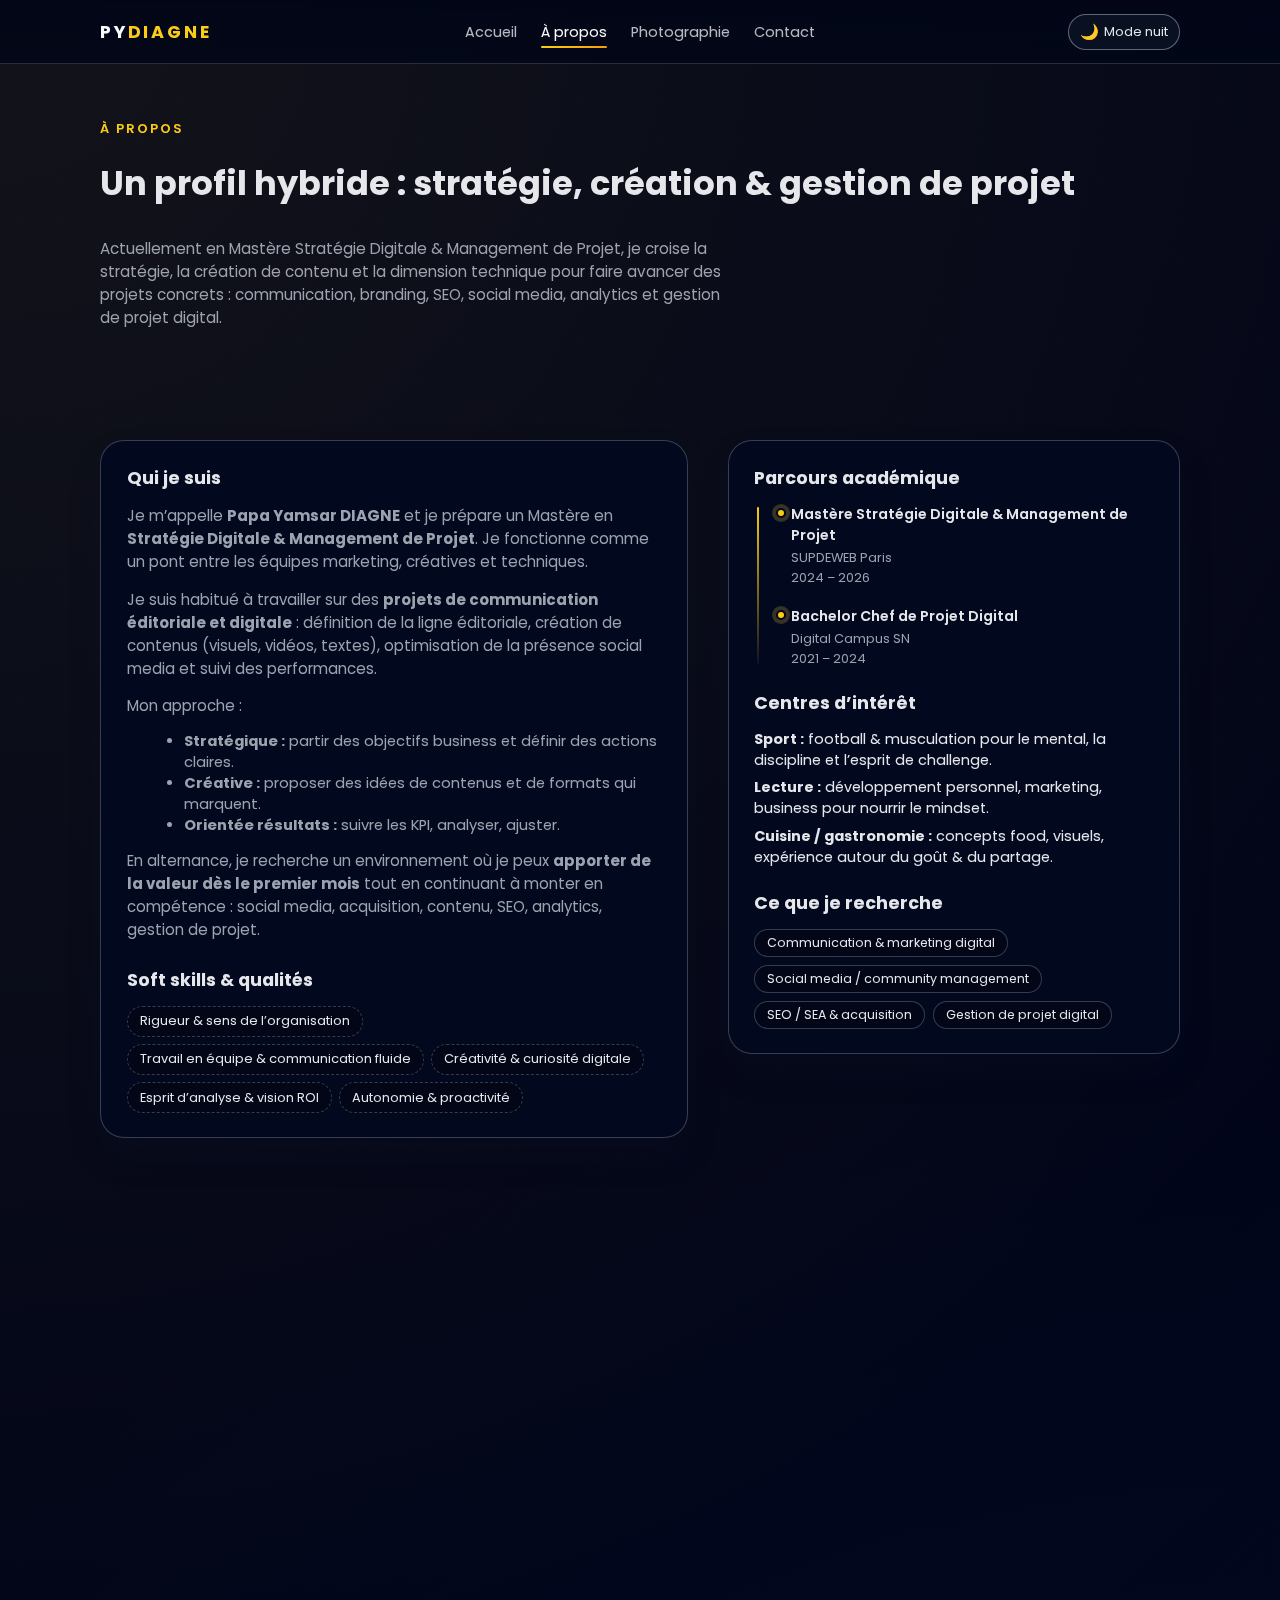
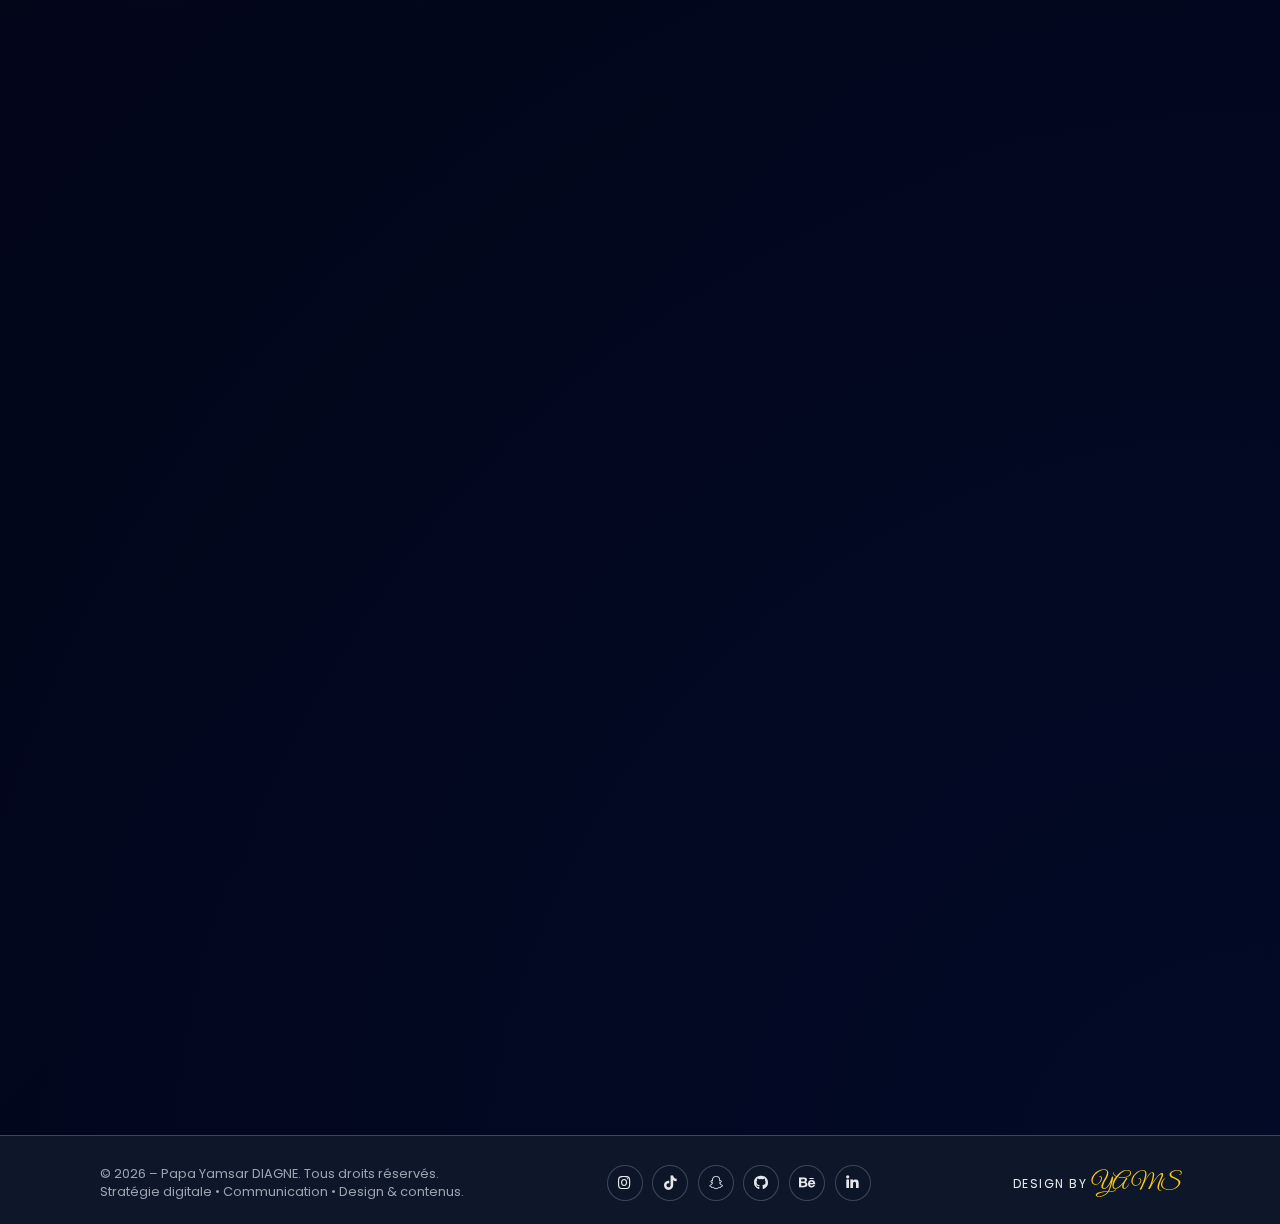
<file: about.html>
<!DOCTYPE html>
<html lang="fr">
<head>
  <meta charset="UTF-8" />
  <title>À propos – Papa Yamsar DIAGNE</title>
  <meta name="viewport" content="width=device-width, initial-scale=1.0" />
  <meta
    name="description"
    content="À propos de Papa Yamsar DIAGNE – Profil hybride en stratégie digitale, communication, création de contenu, SEO et gestion de projet."
  />
  <link
    href="https://fonts.googleapis.com/css2?family=Poppins:wght@300;400;500;600;700&family=Great+Vibes&display=swap"
    rel="stylesheet"
  />
  <link
    rel="stylesheet"
    href="https://cdnjs.cloudflare.com/ajax/libs/font-awesome/6.5.0/css/all.min.css"
    crossorigin="anonymous"
    referrerpolicy="no-referrer"
  />
  <link rel="stylesheet" href="style.css" />
</head>
<body data-theme="dark">
  <header class="site-header">
    <div class="container nav-container">
      <a href="index.html" class="logo">PY<span>DIAGNE</span></a>

      <button class="nav-toggle" aria-label="Ouvrir le menu">
        <span></span>
        <span></span>
        <span></span>
      </button>

      <nav class="main-nav">
        <ul>
          <li><a href="index.html">Accueil</a></li>
          <li><a href="about.html" class="active">À propos</a></li>
          <li><a href="photography.html">Photographie</a></li>
          <li><a href="contact.html">Contact</a></li>
        </ul>
      </nav>

      <button class="theme-toggle" id="theme-toggle" type="button">
        <span class="theme-toggle-icon">🌙</span>
        <span class="theme-toggle-label">Mode nuit</span>
      </button>
    </div>
  </header>

  <main>
    <!-- INTRO À PROPOS -->
    <section class="page-hero">
      <div class="container">
        <div class="page-heading reveal">
          <div class="section-kicker">À propos</div>
          <h1 class="page-title">Un profil hybride : stratégie, création & gestion de projet</h1>
          <p class="page-description">
            Actuellement en Mastère Stratégie Digitale & Management de Projet, je croise la stratégie, la création de contenu
            et la dimension technique pour faire avancer des projets concrets : communication, branding, SEO, social media,
            analytics et gestion de projet digital.
          </p>
        </div>
      </div>
    </section>

    <!-- BLOC QUI JE SUIS + PARCOURS -->
    <section class="section">
      <div class="container about-layout">
        <!-- Col texte -->
        <div class="card reveal">
          <h2 class="card-title">Qui je suis</h2>
          <div class="about-text">
            <p>
              Je m’appelle <strong>Papa Yamsar DIAGNE</strong> et je prépare un Mastère en
              <strong>Stratégie Digitale & Management de Projet</strong>. Je fonctionne comme un pont entre les équipes
              marketing, créatives et techniques.
            </p>
            <p>
              Je suis habitué à travailler sur des <strong>projets de communication éditoriale et digitale</strong> :
              définition de la ligne éditoriale, création de contenus (visuels, vidéos, textes), optimisation de la présence
              social media et suivi des performances.
            </p>
            <p>
              Mon approche :
            </p>
            <ul style="margin: 0 0 0.8rem 1.1rem; font-size: 0.92rem; color: var(--color-text-muted);">
              <li><strong>Stratégique :</strong> partir des objectifs business et définir des actions claires.</li>
              <li><strong>Créative :</strong> proposer des idées de contenus et de formats qui marquent.</li>
              <li><strong>Orientée résultats :</strong> suivre les KPI, analyser, ajuster.</li>
            </ul>
            <p>
              En alternance, je recherche un environnement où je peux <strong>apporter de la valeur dès le premier mois</strong>
              tout en continuant à monter en compétence : social media, acquisition, contenu, SEO, analytics, gestion de projet.
            </p>
          </div>

          <h3 class="card-title" style="margin-top: 1.6rem;">Soft skills & qualités</h3>
          <div class="soft-list">
            <span class="soft-item">Rigueur & sens de l’organisation</span>
            <span class="soft-item">Travail en équipe & communication fluide</span>
            <span class="soft-item">Créativité & curiosité digitale</span>
            <span class="soft-item">Esprit d’analyse & vision ROI</span>
            <span class="soft-item">Autonomie & proactivité</span>
          </div>
        </div>

        <!-- Col parcours -->
        <aside class="card reveal">
          <h2 class="card-title">Parcours académique</h2>
          <div class="timeline" style="margin-bottom: 1.4rem;">
            <div class="timeline-item">
              <div class="timeline-dot"></div>
              <div class="timeline-heading">Mastère Stratégie Digitale & Management de Projet</div>
              <div class="timeline-sub">SUPDEWEB Paris</div>
              <div class="timeline-meta">2024 – 2026</div>
            </div>
            <div class="timeline-item">
              <div class="timeline-dot"></div>
              <div class="timeline-heading">Bachelor Chef de Projet Digital</div>
              <div class="timeline-sub">Digital Campus SN</div>
              <div class="timeline-meta">2021 – 2024</div>
            </div>
          </div>

          <h3 class="card-title">Centres d’intérêt</h3>
          <ul class="interests-list" style="margin-bottom: 1.4rem;">
            <li><strong>Sport :</strong> football & musculation pour le mental, la discipline et l’esprit de challenge.</li>
            <li><strong>Lecture :</strong> développement personnel, marketing, business pour nourrir le mindset.</li>
            <li><strong>Cuisine / gastronomie :</strong> concepts food, visuels, expérience autour du goût & du partage.</li>
          </ul>

          <h3 class="card-title">Ce que je recherche</h3>
          <div class="badge-list">
            <span class="badge">Communication & marketing digital</span>
            <span class="badge">Social media / community management</span>
            <span class="badge">SEO / SEA & acquisition</span>
            <span class="badge">Gestion de projet digital</span>
          </div>
        </aside>
      </div>
    </section>

    <!-- COMPÉTENCES & OUTILS -->
    <section class="section" id="competences">
      <div class="container skills-grid">
        <div class="card reveal">
          <h2 class="card-title">Compétences techniques</h2>

          <div class="skill-group">
            <div class="skill-group-title">Suite Adobe</div>

            <div class="skill-item">
              <span class="skill-name">Photoshop (Ps) – retouche & social media</span>
              <div class="skill-bar"><div class="skill-bar-fill" style="width: 85%;"></div></div>
            </div>
            <div class="skill-item">
              <span class="skill-name">Illustrator (Ai) – logo & identité</span>
              <div class="skill-bar"><div class="skill-bar-fill" style="width: 80%;"></div></div>
            </div>
            <div class="skill-item">
              <span class="skill-name">Premiere Pro (Pr) – montage vidéo</span>
              <div class="skill-bar"><div class="skill-bar-fill" style="width: 78%;"></div></div>
            </div>
            <div class="skill-item">
              <span class="skill-name">InDesign (Id) – documents & print</span>
              <div class="skill-bar"><div class="skill-bar-fill" style="width: 70%;"></div></div>
            </div>
            <div class="skill-item">
              <span class="skill-name">XD – maquettes & prototypage</span>
              <div class="skill-bar"><div class="skill-bar-fill" style="width: 72%;"></div></div>
            </div>
          </div>

          <div class="skill-group">
            <div class="skill-group-title">Web & intégration</div>

            <div class="skill-item">
              <span class="skill-name">WordPress – création & gestion de sites</span>
              <div class="skill-bar"><div class="skill-bar-fill" style="width: 82%;"></div></div>
            </div>
            <div class="skill-item">
              <span class="skill-name">HTML / CSS – intégration front</span>
              <div class="skill-bar"><div class="skill-bar-fill" style="width: 75%;"></div></div>
            </div>
            <div class="skill-item">
              <span class="skill-name">Hostinger – déploiement & gestion</span>
              <div class="skill-bar"><div class="skill-bar-fill" style="width: 70%;"></div></div>
            </div>
          </div>

          <div class="skill-group">
            <div class="skill-group-title">Analytics & acquisition</div>

            <div class="skill-item">
              <span class="skill-name">Google Analytics – suivi des performances</span>
              <div class="skill-bar"><div class="skill-bar-fill" style="width: 75%;"></div></div>
            </div>
            <div class="skill-item">
              <span class="skill-name">Meta Ads Manager – campagnes social ads</span>
              <div class="skill-bar"><div class="skill-bar-fill" style="width: 78%;"></div></div>
            </div>
            <div class="skill-item">
              <span class="skill-name">SEO – SEMrush, Ahrefs, Screaming Frog</span>
              <div class="skill-bar"><div class="skill-bar-fill" style="width: 72%;"></div></div>
            </div>
          </div>
        </div>

        <aside class="card reveal">
          <h2 class="card-title">Outils & organisation</h2>

          <p style="font-size: 0.9rem; color: var(--color-text-muted); margin-bottom: 0.9rem;">
            Je structure les projets pour que chaque action soit traçable et chaque résultat mesurable. À l’aise avec les
            outils de productivité, d’emailing et de reporting.
          </p>

          <h3 class="skill-group-title">Productivité & reporting</h3>
          <div class="chips" style="margin-bottom: 0.9rem;">
            <span class="chip">Pack Office (Word / Excel / PowerPoint)</span>
            <span class="chip">Google Workspace</span>
            <span class="chip">Looker Studio</span>
          </div>

          <h3 class="skill-group-title">Emailing & automation</h3>
          <div class="chips" style="margin-bottom: 0.9rem;">
            <span class="chip">Mailchimp</span>
            <span class="chip">Brevo</span>
          </div>

          <h3 class="skill-group-title">Organisation & gestion de projet</h3>
          <div class="chips">
            <span class="chip">Gestion de planning & rétroplanning</span>
            <span class="chip">Suivi de livrables</span>
            <span class="chip">Coordination avec les équipes</span>
            <span class="chip">Reporting & bilans de campagne</span>
          </div>

          <div class="contact-highlight" style="margin-top: 1.4rem;">
            <strong>Mon plus :</strong> je passe facilement de la réflexion stratégique à la production concrète (posts,
            maquettes, landing pages), ce qui accélère les projets.
          </div>
        </aside>
      </div>
    </section>

    <!-- EXPÉRIENCES & PROJETS -->
    <section class="section" id="experiences">
      <div class="container">
        <h2 class="card-title reveal" style="margin-bottom: 1.4rem;">Expériences & projets</h2>

        <div class="experiences-grid">
          <!-- ARONA TRANSPORT -->
          <article class="experience-card reveal">
            <div class="experience-header">
              <div>
                <div class="experience-title">Stagiaire – Chargé de la communication digitale</div>
                <div class="experience-company">ARONA TRANSPORT</div>
              </div>
              <div class="experience-date">Mai – mi-Sept. 2025</div>
            </div>
            <p class="experience-desc">
              Pilotage de la visibilité digitale d’une entreprise de transport & logistique : valorisation des services,
              création de contenus et structuration d’une communication professionnelle.
            </p>
            <div class="experience-tags">
              <span class="experience-tag">Ligne éditoriale</span>
              <span class="experience-tag">Création de visuels & vidéos</span>
              <span class="experience-tag">Réseaux sociaux</span>
              <span class="experience-tag">Branding</span>
            </div>
          </article>

          <!-- HOLDING GAYI -->
          <article class="experience-card reveal">
            <div class="experience-header">
              <div>
                <div class="experience-title">Alternant – Chargé de la communication digitale</div>
                <div class="experience-company">HOLDING GAYI</div>
              </div>
              <div class="experience-date">Janv. – Juil. 2024</div>
            </div>
            <p class="experience-desc">
              Mise en place et animation de la présence en ligne : stratégie social media, créations graphiques,
              publication de contenus et suivi de la performance des comptes.
            </p>
            <div class="experience-tags">
              <span class="experience-tag">Social media management</span>
              <span class="experience-tag">Brand content</span>
              <span class="experience-tag">Reporting</span>
            </div>
          </article>

          <!-- SO TASTY -->
          <article class="experience-card reveal">
            <div class="experience-header">
              <div>
                <div class="experience-title">Fondateur & Community Manager – Projet personnel</div>
                <div class="experience-company">SO TASTY</div>
              </div>
              <div class="experience-date">Nov. 2023 – Mars 2024</div>
            </div>
            <p class="experience-desc">
              Création d’un concept food, univers de marque, contenus TikTok et Instagram, animation de la communauté et
              mise en avant de l’expérience client.
            </p>
            <div class="experience-tags">
              <span class="experience-tag">Entrepreneuriat</span>
              <span class="experience-tag">Création de contenus</span>
              <span class="experience-tag">TikTok & Instagram</span>
              <span class="experience-tag">Storytelling</span>
            </div>
          </article>

          <!-- ISM -->
          <article class="experience-card reveal">
            <div class="experience-header">
              <div>
                <div class="experience-title">Stagiaire – Graphiste Designer</div>
                <div class="experience-company">ISM</div>
              </div>
              <div class="experience-date">Oct. – Déc. 2023</div>
            </div>
            <p class="experience-desc">
              Production de supports graphiques pour la communication de l’école : affiches, visuels réseaux sociaux,
              bannières, documents de présentation, en respect de la charte.
            </p>
            <div class="experience-tags">
              <span class="experience-tag">Design graphique</span>
              <span class="experience-tag">Suite Adobe</span>
              <span class="experience-tag">Supports de communication</span>
            </div>
          </article>
        </div>
      </div>
    </section>
  </main>

  <footer class="site-footer">
    <div class="container footer-inner">
      <div class="footer-left">
        <div>© <span id="year"></span> – Papa Yamsar DIAGNE. Tous droits réservés.</div>
        <div>Stratégie digitale • Communication • Design & contenus.</div>
      </div>

      <div class="social-list">
        <a href="https://www.instagram.com/papa_ydg/" class="social-link" aria-label="Instagram"><i class="fa-brands fa-instagram"></i></a>
        <a href="https://www.tiktok.com/@ys.flex?_r=1&_t=ZN-92IIeneGfN0" class="social-link" aria-label="TikTok"><i class="fa-brands fa-tiktok"></i></a>
        <a href="https://snapchat.com/t/QGJDhVPb" class="social-link" aria-label="Snapchat"><i class="fa-brands fa-snapchat-ghost"></i></a>
        <a href="https://github.com/yamsr-dgn" class="social-link" aria-label="GitHub"><i class="fa-brands fa-github"></i></a>
        <a href="https://www.behance.net/papayadiagne" class="social-link" aria-label="Behance"><i class="fa-brands fa-behance"></i></a>
        <a href="www.linkedin.com/in/papa-yamsar-diagne-2a1352308" class="social-link" aria-label="LinkedIn"><i class="fa-brands fa-linkedin-in"></i></a>
      </div>

      <div>
        <span style="font-size: 0.75rem; text-transform: uppercase; letter-spacing: 0.12em;">Design by</span>
        <span class="footer-signature">YAMS</span>
      </div>
    </div>
  </footer>

  <script>
    document.addEventListener("DOMContentLoaded", () => {
      const yearSpan = document.getElementById("year");
      if (yearSpan) yearSpan.textContent = new Date().getFullYear();
    });
  </script>
  <script src="script.js"></script>
</body>
</html>
</file>
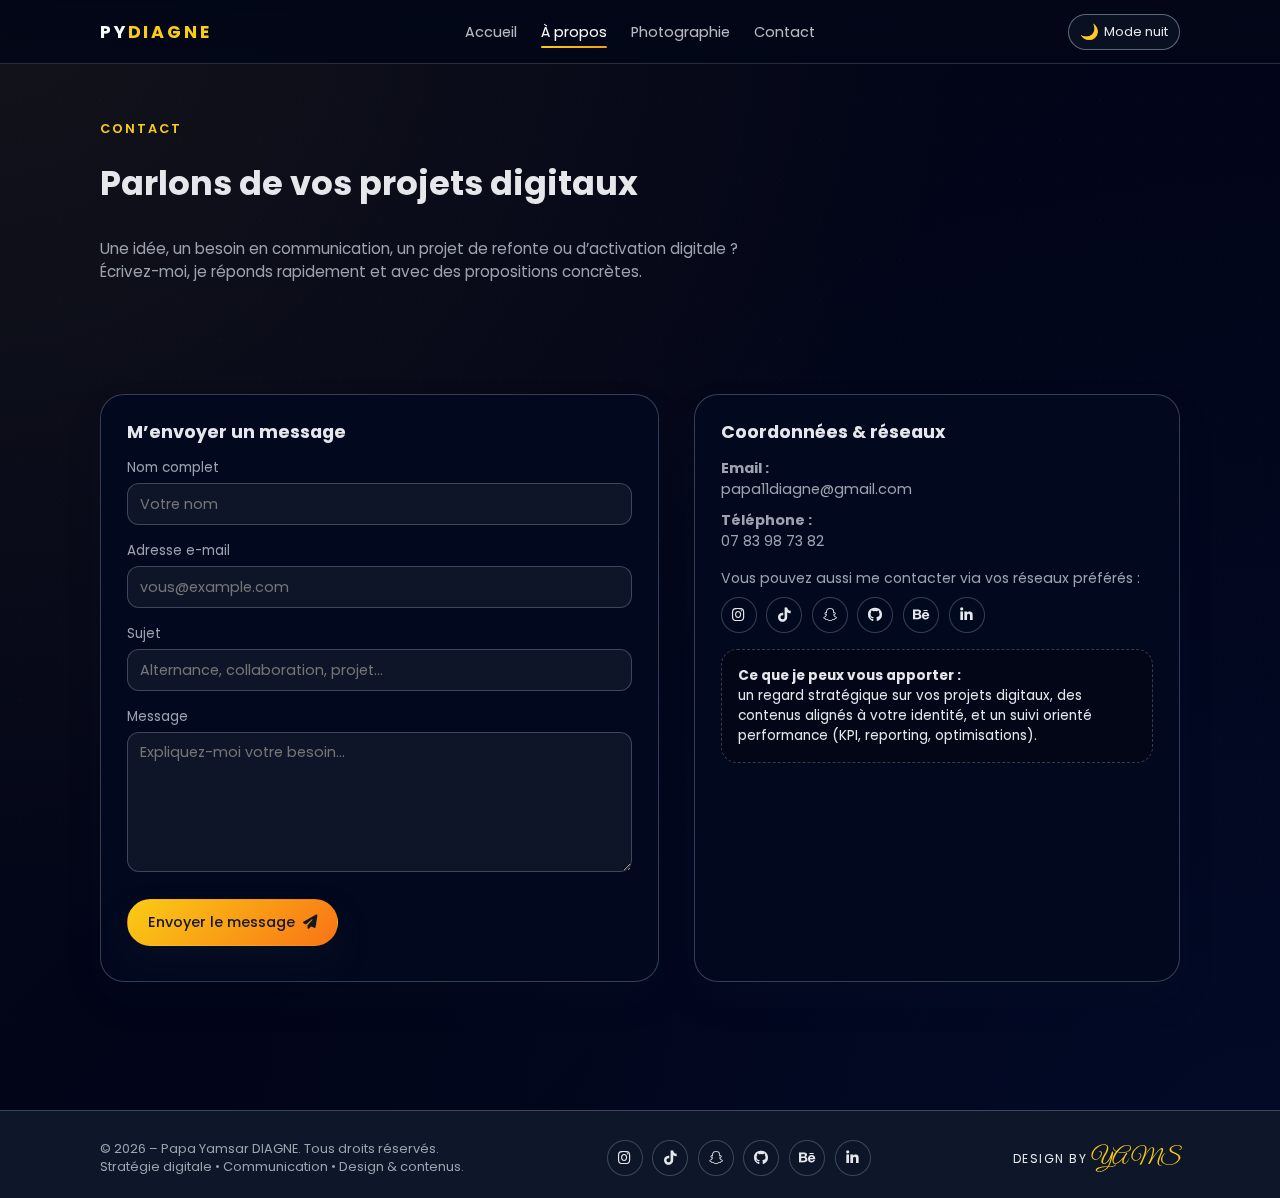
<file: contact.html>
<!DOCTYPE html>
<html lang="fr">
<head>
  <meta charset="UTF-8" />
  <title>Contact – Papa Yamsar DIAGNE</title>
  <meta name="viewport" content="width=device-width, initial-scale=1.0" />
  <meta
    name="description"
    content="Contactez Papa Yamsar DIAGNE pour une alternance en stratégie digitale, communication, SEO, social media et gestion de projet."
  />
  <link
    href="https://fonts.googleapis.com/css2?family=Poppins:wght@300;400;500;600;700&family=Great+Vibes&display=swap"
    rel="stylesheet"
  />
  <link
    rel="stylesheet"
    href="https://cdnjs.cloudflare.com/ajax/libs/font-awesome/6.5.0/css/all.min.css"
    crossorigin="anonymous"
    referrerpolicy="no-referrer"
  />
  <link rel="stylesheet" href="style.css" />
</head>
<body data-theme="dark">
  <header class="site-header">
    <div class="container nav-container">
      <a href="index.html" class="logo">PY<span>DIAGNE</span></a>

      <button class="nav-toggle" aria-label="Ouvrir le menu">
        <span></span>
        <span></span>
        <span></span>
      </button>

      <nav class="main-nav">
  <ul>
    <li><a href="index.html">Accueil</a></li>
    <li><a href="about.html" class="active">À propos</a></li>
    <li><a href="photography.html">Photographie</a></li>
    <li><a href="contact.html">Contact</a></li>
  </ul>
</nav>

      <button class="theme-toggle" id="theme-toggle" type="button">
        <span class="theme-toggle-icon">🌙</span>
        <span class="theme-toggle-label">Mode nuit</span>
      </button>
    </div>
  </header>

  <main>
    <section class="page-hero">
      <div class="container">
        <div class="page-heading reveal">
          <div class="section-kicker">Contact</div>
          <h1 class="page-title">Parlons de vos projets digitaux</h1>
          <p class="page-description">
            Une idée, un besoin en communication, un projet de refonte ou d’activation digitale ?
            Écrivez-moi, je réponds rapidement et avec des propositions concrètes.
          </p>
        </div>
      </div>
    </section>

    <section class="section">
      <div class="container contact-layout">
        <!-- Formulaire -->
        <div class="card reveal">
          <h2 class="card-title">M’envoyer un message</h2>
          <form id="contact-form">
            <div class="form-field">
              <label class="form-label" for="name">Nom complet</label>
              <input type="text" id="name" class="input" required placeholder="Votre nom" />
            </div>
            <div class="form-field">
              <label class="form-label" for="email">Adresse e-mail</label>
              <input type="email" id="email" class="input" required placeholder="vous@example.com" />
            </div>
            <div class="form-field">
              <label class="form-label" for="subject">Sujet</label>
              <input type="text" id="subject" class="input" required placeholder="Alternance, collaboration, projet..." />
            </div>
            <div class="form-field">
              <label class="form-label" for="message">Message</label>
              <textarea id="message" class="textarea" required placeholder="Expliquez-moi votre besoin..."></textarea>
            </div>

            <button type="submit" class="btn btn-primary" style="margin-top: 0.25rem;">
              <span>Envoyer le message</span>
              <i class="fa-solid fa-paper-plane"></i>
            </button>

            <div
              id="contact-feedback"
              style="margin-top: 0.7rem; font-size: 0.85rem; color: var(--color-accent); opacity: 0; transition: opacity 0.3s ease;"
            ></div>
          </form>
        </div>

        <!-- Coordonnées -->
        <aside class="card reveal">
          <h2 class="card-title">Coordonnées & réseaux</h2>
          <div class="contact-details">
            <p>
              <strong>Email :</strong><br />
              <a href="mailto:papa11diagne@gmail.com">papa11diagne@gmail.com</a>
            </p>
            <p>
              <strong>Téléphone :</strong><br />
              <a href="tel:+33798765432">07 83 98 73 82</a>
            </p>
          </div>

          <div style="margin: 1rem 0;">
            <p style="font-size: 0.88rem; color: var(--color-text-muted); margin-bottom: 0.5rem;">
              Vous pouvez aussi me contacter via vos réseaux préférés :
            </p>
            <div class="social-list">
              <a href="https://www.instagram.com/papa_ydg/" class="social-link" aria-label="Instagram"><i class="fa-brands fa-instagram"></i></a>
              <a href="https://www.tiktok.com/@ys.flex?_r=1&_t=ZN-92IIeneGfN0" class="social-link" aria-label="TikTok"><i class="fa-brands fa-tiktok"></i></a>
              <a href="https://snapchat.com/t/QGJDhVPb" class="social-link" aria-label="Snapchat"><i class="fa-brands fa-snapchat-ghost"></i></a>
              <a href="https://github.com/yamsr-dgn" class="social-link" aria-label="GitHub"><i class="fa-brands fa-github"></i></a>
              <a href="https://www.behance.net/papayadiagne" class="social-link" aria-label="Behance"><i class="fa-brands fa-behance"></i></a>
              <a href="www.linkedin.com/in/papa-yamsar-diagne-2a1352308" class="social-link" aria-label="LinkedIn"><i class="fa-brands fa-linkedin-in"></i></a>
            </div>
          </div>

          <div class="contact-highlight">
            <strong>Ce que je peux vous apporter :</strong><br />
            un regard stratégique sur vos projets digitaux, des contenus alignés à votre identité, et un suivi orienté
            performance (KPI, reporting, optimisations).
          </div>
        </aside>
      </div>
    </section>
  </main>

  <footer class="site-footer">
    <div class="container footer-inner">
      <div class="footer-left">
        <div>© <span id="year"></span> – Papa Yamsar DIAGNE. Tous droits réservés.</div>
        <div>Stratégie digitale • Communication • Design & contenus.</div>
      </div>

      <div class="social-list">
        <a href="#" class="social-link" aria-label="Instagram"><i class="fa-brands fa-instagram"></i></a>
        <a href="#" class="social-link" aria-label="TikTok"><i class="fa-brands fa-tiktok"></i></a>
        <a href="#" class="social-link" aria-label="Snapchat"><i class="fa-brands fa-snapchat-ghost"></i></a>
        <a href="#" class="social-link" aria-label="GitHub"><i class="fa-brands fa-github"></i></a>
        <a href="#" class="social-link" aria-label="Behance"><i class="fa-brands fa-behance"></i></a>
        <a href="#" class="social-link" aria-label="LinkedIn"><i class="fa-brands fa-linkedin-in"></i></a>
      </div>

      <div>
        <span style="font-size: 0.75rem; text-transform: uppercase; letter-spacing: 0.12em;">Design by</span>
        <span class="footer-signature">YAMS</span>
      </div>
    </div>
  </footer>

  <script>
    document.addEventListener("DOMContentLoaded", () => {
      const yearSpan = document.getElementById("year");
      if (yearSpan) yearSpan.textContent = new Date().getFullYear();
    });
  </script>
  <script src="script.js"></script>
</body>
</html>
</file>
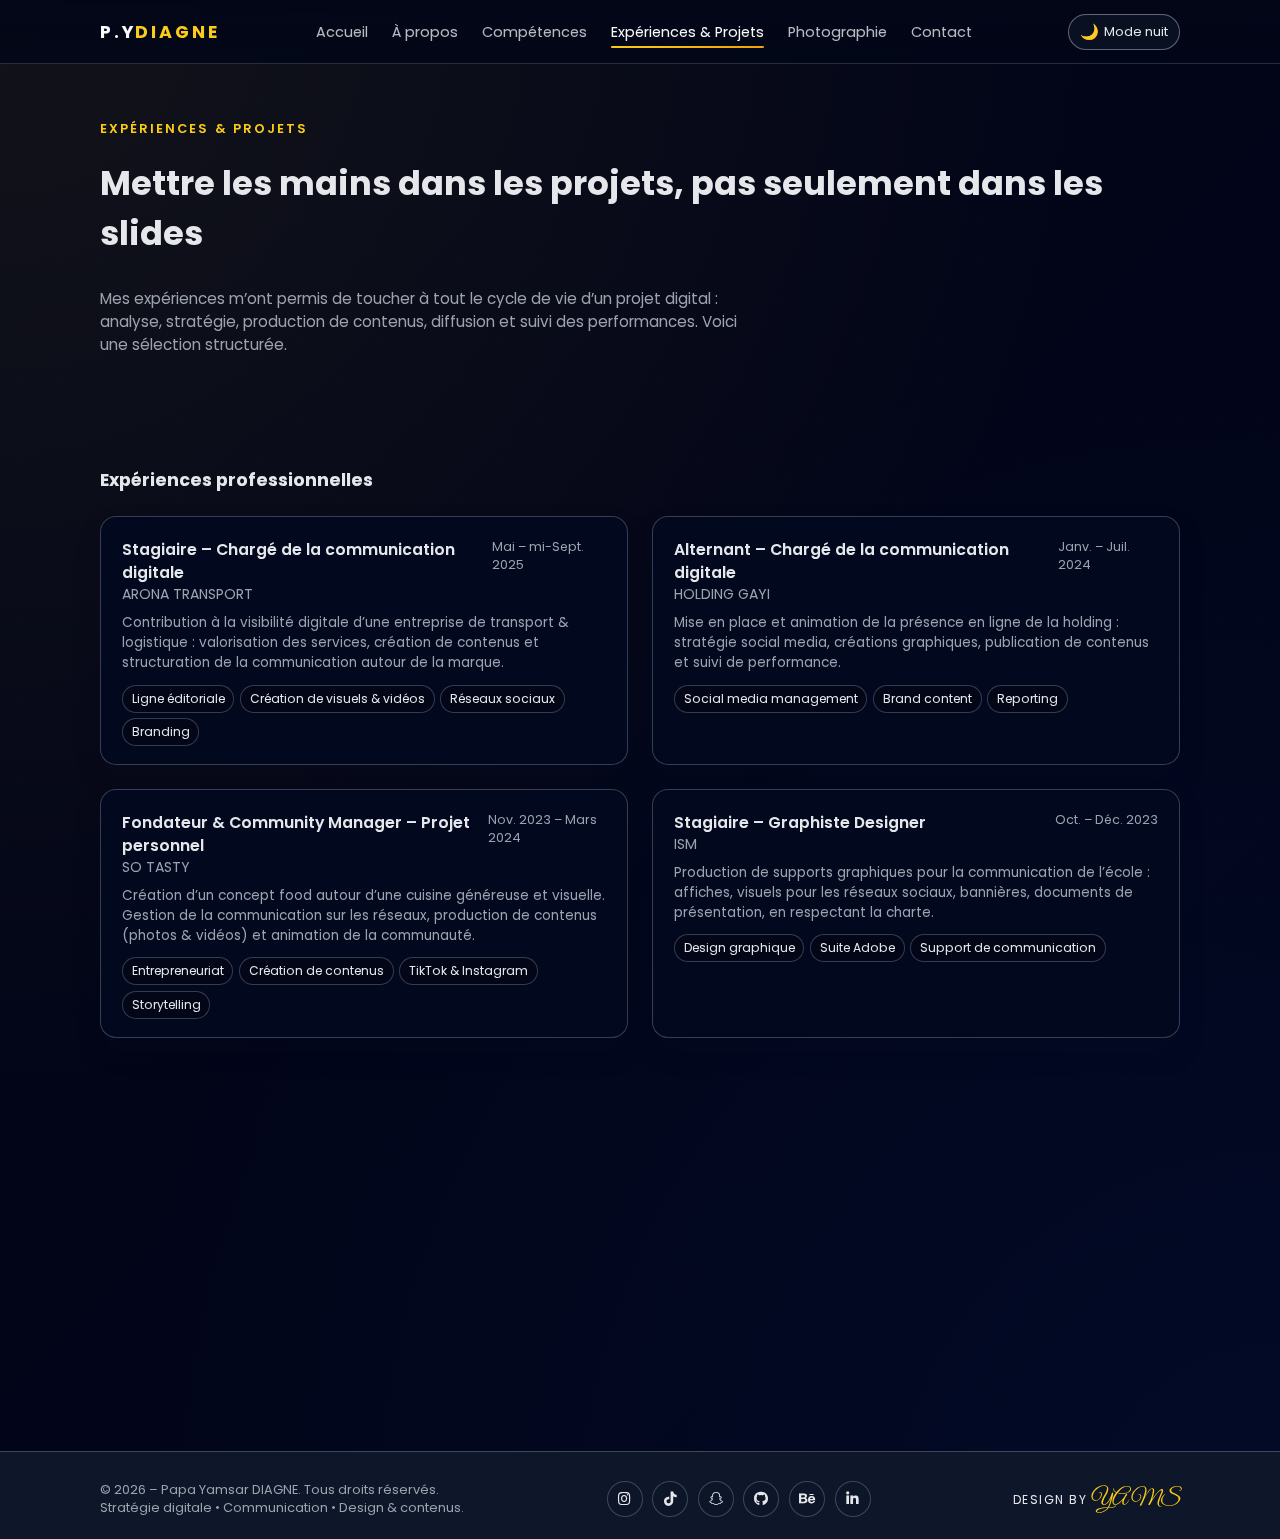
<file: experiences.html>
<!DOCTYPE html>
<html lang="fr">
<head>
  <meta charset="UTF-8" />
  <title>Expériences & Projets – Papa Yamsar DIAGNE</title>
  <meta name="viewport" content="width=device-width, initial-scale=1.0" />
  <meta
    name="description"
    content="Expériences professionnelles et projets de Papa Yamsar DIAGNE : communication digitale, branding, social media et design."
  />
  <link
    href="https://fonts.googleapis.com/css2?family=Poppins:wght@300;400;500;600;700&family=Great+Vibes&display=swap"
    rel="stylesheet"
  />
  <link
    rel="stylesheet"
    href="https://cdnjs.cloudflare.com/ajax/libs/font-awesome/6.5.0/css/all.min.css"
    crossorigin="anonymous"
    referrerpolicy="no-referrer"
  /> 
  <link rel="stylesheet" href="style.css" />
</head>
<body data-theme="dark">
  <header class="site-header">
    <div class="container nav-container">
      <a href="index.html" class="logo">P.Y<span>DIAGNE</span></a>

      <button class="nav-toggle" aria-label="Ouvrir le menu">
        <span></span>
        <span></span>
        <span></span>
      </button>

      <nav class="main-nav">
        <ul>
          <li><a href="index.html">Accueil</a></li>
          <li><a href="about.html">À propos</a></li>
          <li><a href="skills.html">Compétences</a></li>
          <li><a href="experiences.html" class="active">Expériences & Projets</a></li>
          <li><a href="photography.html">Photographie</a></li>
          <li><a href="contact.html">Contact</a></li>
        </ul>
      </nav>

      <button class="theme-toggle" id="theme-toggle" type="button">
        <span class="theme-toggle-icon">🌙</span>
        <span class="theme-toggle-label">Mode nuit</span>
      </button>
    </div>
  </header>

  <main>
    <section class="page-hero">
      <div class="container">
        <div class="page-heading reveal">
          <div class="section-kicker">Expériences & projets</div>
          <h1 class="page-title">Mettre les mains dans les projets, pas seulement dans les slides</h1>
          <p class="page-description">
            Mes expériences m’ont permis de toucher à tout le cycle de vie d’un projet digital : analyse, stratégie,
            production de contenus, diffusion et suivi des performances. Voici une sélection structurée.
          </p>
        </div>
      </div>
    </section>

    <section class="section">
      <div class="container">
        <h2 class="card-title reveal" style="margin-bottom: 1.4rem;">Expériences professionnelles</h2>

        <div class="experiences-grid">
          <!-- ARONA TRANSPORT -->
          <article class="experience-card reveal">
            <div class="experience-header">
              <div>
                <div class="experience-title">Stagiaire – Chargé de la communication digitale</div>
                <div class="experience-company">ARONA TRANSPORT</div>
              </div>
              <div class="experience-date">Mai – mi-Sept. 2025</div>
            </div>
            <p class="experience-desc">
              Contribution à la visibilité digitale d’une entreprise de transport & logistique : valorisation des services,
              création de contenus et structuration de la communication autour de la marque.
            </p>
            <div class="experience-tags">
              <span class="experience-tag">Ligne éditoriale</span>
              <span class="experience-tag">Création de visuels & vidéos</span>
              <span class="experience-tag">Réseaux sociaux</span>
              <span class="experience-tag">Branding</span>
            </div>
          </article>

          <!-- HOLDING GAYI -->
          <article class="experience-card reveal">
            <div class="experience-header">
              <div>
                <div class="experience-title">Alternant – Chargé de la communication digitale</div>
                <div class="experience-company">HOLDING GAYI</div>
              </div>
              <div class="experience-date">Janv. – Juil. 2024</div>
            </div>
            <p class="experience-desc">
              Mise en place et animation de la présence en ligne de la holding : stratégie social media, créations graphiques,
              publication de contenus et suivi de performance.
            </p>
            <div class="experience-tags">
              <span class="experience-tag">Social media management</span>
              <span class="experience-tag">Brand content</span>
              <span class="experience-tag">Reporting</span>
            </div>
          </article>

          <!-- SO TASTY -->
          <article class="experience-card reveal">
            <div class="experience-header">
              <div>
                <div class="experience-title">Fondateur & Community Manager – Projet personnel</div>
                <div class="experience-company">SO TASTY</div>
              </div>
              <div class="experience-date">Nov. 2023 – Mars 2024</div>
            </div>
            <p class="experience-desc">
              Création d’un concept food autour d’une cuisine généreuse et visuelle. Gestion de la communication sur les
              réseaux, production de contenus (photos & vidéos) et animation de la communauté.
            </p>
            <div class="experience-tags">
              <span class="experience-tag">Entrepreneuriat</span>
              <span class="experience-tag">Création de contenus</span>
              <span class="experience-tag">TikTok & Instagram</span>
              <span class="experience-tag">Storytelling</span>
            </div>
          </article>

          <!-- ISM -->
          <article class="experience-card reveal">
            <div class="experience-header">
              <div>
                <div class="experience-title">Stagiaire – Graphiste Designer</div>
                <div class="experience-company">ISM</div>
              </div>
              <div class="experience-date">Oct. – Déc. 2023</div>
            </div>
            <p class="experience-desc">
              Production de supports graphiques pour la communication de l’école : affiches, visuels pour les réseaux sociaux,
              bannières, documents de présentation, en respectant la charte.
            </p>
            <div class="experience-tags">
              <span class="experience-tag">Design graphique</span>
              <span class="experience-tag">Suite Adobe</span>
              <span class="experience-tag">Support de communication</span>
            </div>
          </article>
        </div>

        <h2 class="card-title reveal" style="margin: 2.8rem 0 1.4rem;">
          Projets personnels & fictifs
        </h2>

        <div class="experiences-grid">
          <article class="experience-card reveal">
            <div class="experience-header">
              <div>
                <div class="experience-title">Concept de marketplace locale</div>
                <div class="experience-company">Projet fictif</div>
              </div>
              <div class="experience-date">2024</div>
            </div>
            <p class="experience-desc">
              Réflexion sur une plateforme e-commerce orientée produits locaux : architecture de l’offre, expérience utilisateur,
              tunnel de conversion et stratégie d’acquisition multi-canal.
            </p>
            <div class="experience-tags">
              <span class="experience-tag">UX thinking</span>
              <span class="experience-tag">E-commerce</span>
              <span class="experience-tag">Stratégie d’acquisition</span>
            </div>
          </article>

          <article class="experience-card reveal">
            <div class="experience-header">
              <div>
                <div class="experience-title">Studio de création de contenus</div>
                <div class="experience-company">Projet personnel</div>
              </div>
              <div class="experience-date">En cours</div>
            </div>
            <p class="experience-desc">
              Construction progressive d’un univers dédié à la création de contenus (photo, vidéo, podcast) avec une vision
              long terme : branding, offre, organisation des espaces, modèles économiques.
            </p>
            <div class="experience-tags">
              <span class="experience-tag">Branding</span>
              <span class="experience-tag">Production de contenu</span>
              <span class="experience-tag">Business model</span>
            </div>
          </article>
        </div>
      </div>
    </section>
  </main>

  <footer class="site-footer">
    <div class="container footer-inner">
      <div class="footer-left">
        <div>© <span id="year"></span> – Papa Yamsar DIAGNE. Tous droits réservés.</div>
        <div>Stratégie digitale • Communication • Design & contenus.</div>
      </div>

      <div class="social-list">
        <a href="https://www.instagram.com/papa_ydg/" class="social-link" aria-label="Instagram"><i class="fa-brands fa-instagram"></i></a>
        <a href="https://www.tiktok.com/@ys.flex?_r=1&_t=ZN-92IIeneGfN0" class="social-link" aria-label="TikTok"><i class="fa-brands fa-tiktok"></i></a>
        <a href="https://snapchat.com/t/QGJDhVPb" class="social-link" aria-label="Snapchat"><i class="fa-brands fa-snapchat-ghost"></i></a>
        <a href="https://github.com/yamsr-dgn" class="social-link" aria-label="GitHub"><i class="fa-brands fa-github"></i></a>
        <a href="https://www.behance.net/papayadiagne" class="social-link" aria-label="Behance"><i class="fa-brands fa-behance"></i></a>
        <a href="www.linkedin.com/in/papa-yamsar-diagne-2a1352308" class="social-link" aria-label="LinkedIn"><i class="fa-brands fa-linkedin-in"></i></a>
      </div>

      <div>
        <span style="font-size: 0.75rem; text-transform: uppercase; letter-spacing: 0.12em;">Design by</span>
        <span class="footer-signature">YAMS</span>
      </div>
    </div>
  </footer>

  <script>
    document.addEventListener("DOMContentLoaded", () => {
      const yearSpan = document.getElementById("year");
      if (yearSpan) yearSpan.textContent = new Date().getFullYear();
    });
  </script>
  <script src="script.js"></script>
</body>
</html>
</file>
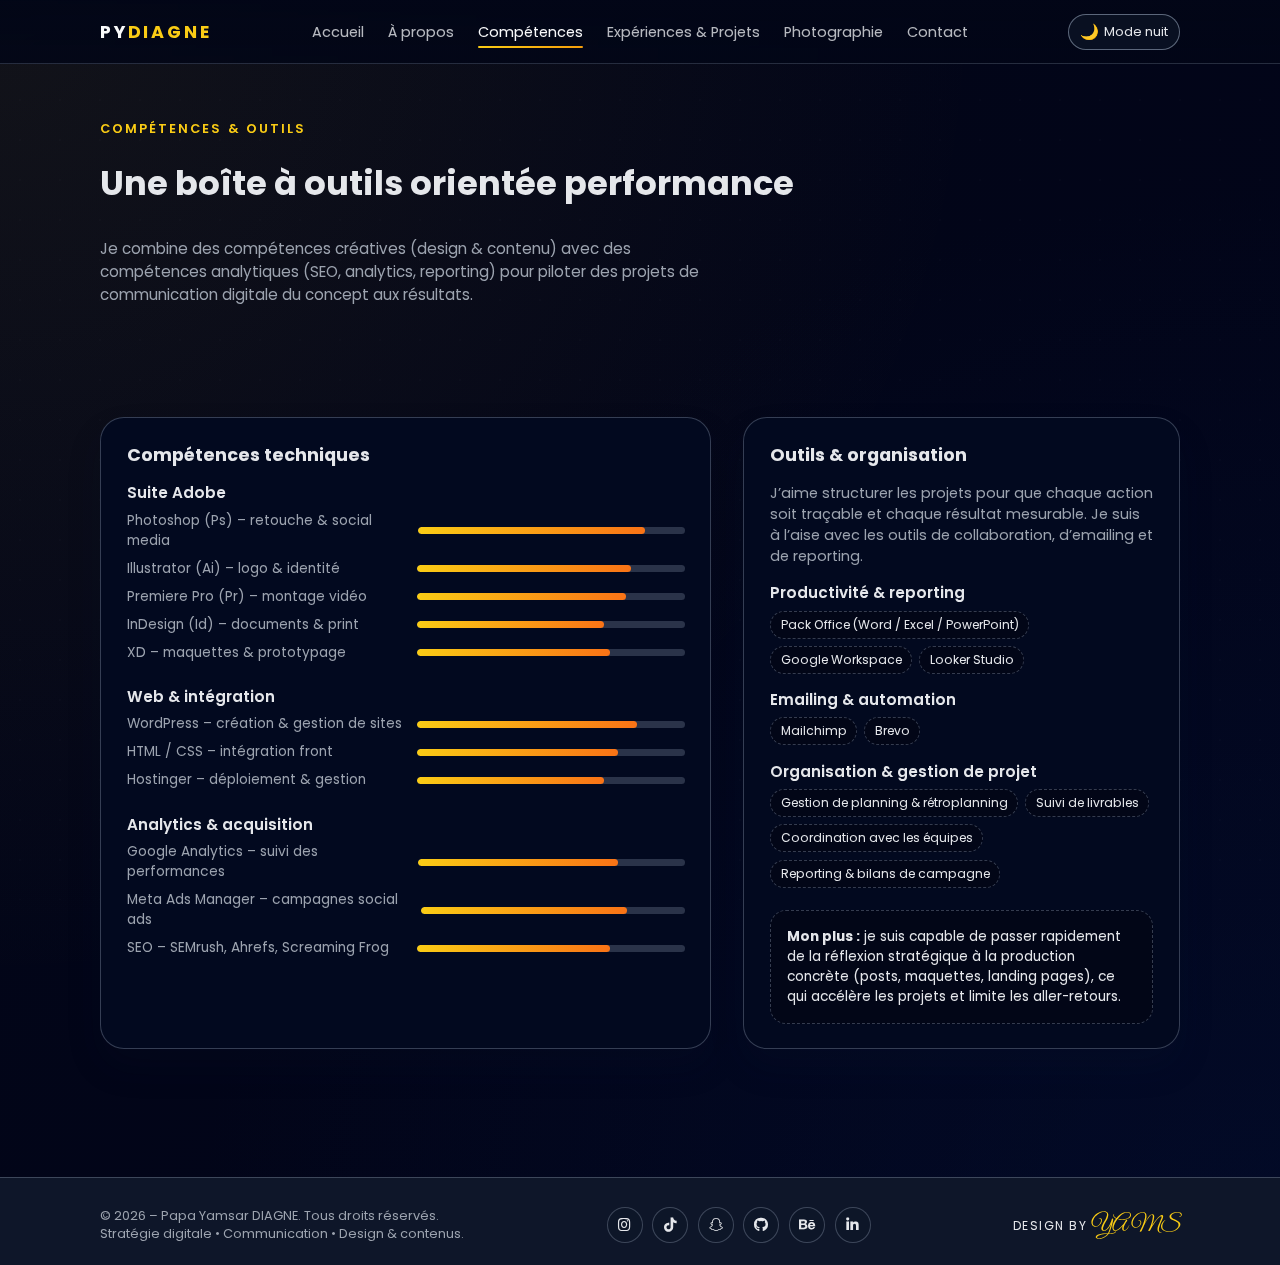
<file: skills.html>
<!DOCTYPE html>
<html lang="fr">
<head>
  <meta charset="UTF-8" />
  <title>Compétences & Outils – Papa Yamsar DIAGNE</title>
  <meta name="viewport" content="width=device-width, initial-scale=1.0" />
  <meta
    name="description"
    content="Compétences en marketing digital, création de contenu, SEO, analytics et outils de Papa Yamsar DIAGNE."
  />
  <link
    href="https://fonts.googleapis.com/css2?family=Poppins:wght@300;400;500;600;700&family=Great+Vibes&display=swap"
    rel="stylesheet"
  />
  <link
    rel="stylesheet"
    href="https://cdnjs.cloudflare.com/ajax/libs/font-awesome/6.5.0/css/all.min.css"
    crossorigin="anonymous"
    referrerpolicy="no-referrer"
  />
  <link rel="stylesheet" href="style.css" />
</head>
<body data-theme="dark">
  <header class="site-header">
    <div class="container nav-container">
      <a href="index.html" class="logo">PY<span>DIAGNE</span></a>

      <button class="nav-toggle" aria-label="Ouvrir le menu">
        <span></span>
        <span></span>
        <span></span>
      </button>

      <nav class="main-nav">
        <ul>
          <li><a href="index.html">Accueil</a></li>
          <li><a href="about.html">À propos</a></li>
          <li><a href="skills.html" class="active">Compétences</a></li>
          <li><a href="experiences.html">Expériences & Projets</a></li>
          <li><a href="photography.html">Photographie</a></li>
          <li><a href="contact.html">Contact</a></li>
        </ul>
      </nav>

      <button class="theme-toggle" id="theme-toggle" type="button">
        <span class="theme-toggle-icon">🌙</span>
        <span class="theme-toggle-label">Mode nuit</span>
      </button>
    </div>
  </header>

  <main>
    <section class="page-hero">
      <div class="container">
        <div class="page-heading reveal">
          <div class="section-kicker">Compétences & outils</div>
          <h1 class="page-title">Une boîte à outils orientée performance</h1>
          <p class="page-description">
            Je combine des compétences créatives (design & contenu) avec des compétences analytiques (SEO, analytics,
            reporting) pour piloter des projets de communication digitale du concept aux résultats.
          </p>
        </div>
      </div>
    </section>

    <section class="section">
      <div class="container skills-grid">
        <!-- Compétences techniques -->
        <div class="card reveal">
          <h2 class="card-title">Compétences techniques</h2>

          <div class="skill-group">
            <div class="skill-group-title">Suite Adobe</div>

            <div class="skill-item">
              <span class="skill-name">Photoshop (Ps) – retouche & social media</span>
              <div class="skill-bar"><div class="skill-bar-fill" style="width: 85%;"></div></div>
            </div>
            <div class="skill-item">
              <span class="skill-name">Illustrator (Ai) – logo & identité</span>
              <div class="skill-bar"><div class="skill-bar-fill" style="width: 80%;"></div></div>
            </div>
            <div class="skill-item">
              <span class="skill-name">Premiere Pro (Pr) – montage vidéo</span>
              <div class="skill-bar"><div class="skill-bar-fill" style="width: 78%;"></div></div>
            </div>
            <div class="skill-item">
              <span class="skill-name">InDesign (Id) – documents & print</span>
              <div class="skill-bar"><div class="skill-bar-fill" style="width: 70%;"></div></div>
            </div>
            <div class="skill-item">
              <span class="skill-name">XD – maquettes & prototypage</span>
              <div class="skill-bar"><div class="skill-bar-fill" style="width: 72%;"></div></div>
            </div>
          </div>

          <div class="skill-group">
            <div class="skill-group-title">Web & intégration</div>

            <div class="skill-item">
              <span class="skill-name">WordPress – création & gestion de sites</span>
              <div class="skill-bar"><div class="skill-bar-fill" style="width: 82%;"></div></div>
            </div>
            <div class="skill-item">
              <span class="skill-name">HTML / CSS – intégration front</span>
              <div class="skill-bar"><div class="skill-bar-fill" style="width: 75%;"></div></div>
            </div>
            <div class="skill-item">
              <span class="skill-name">Hostinger – déploiement & gestion</span>
              <div class="skill-bar"><div class="skill-bar-fill" style="width: 70%;"></div></div>
            </div>
          </div>

          <div class="skill-group">
            <div class="skill-group-title">Analytics & acquisition</div>

            <div class="skill-item">
              <span class="skill-name">Google Analytics – suivi des performances</span>
              <div class="skill-bar"><div class="skill-bar-fill" style="width: 75%;"></div></div>
            </div>
            <div class="skill-item">
              <span class="skill-name">Meta Ads Manager – campagnes social ads</span>
              <div class="skill-bar"><div class="skill-bar-fill" style="width: 78%;"></div></div>
            </div>
            <div class="skill-item">
              <span class="skill-name">SEO – SEMrush, Ahrefs, Screaming Frog</span>
              <div class="skill-bar"><div class="skill-bar-fill" style="width: 72%;"></div></div>
            </div>
          </div>
        </div>

        <!-- Outils & organisation -->
        <aside class="card reveal">
          <h2 class="card-title">Outils & organisation</h2>

          <p style="font-size: 0.9rem; color: var(--color-text-muted); margin-bottom: 0.9rem;">
            J’aime structurer les projets pour que chaque action soit traçable et chaque résultat mesurable. Je suis à
            l’aise avec les outils de collaboration, d’emailing et de reporting.
          </p>

          <h3 class="skill-group-title">Productivité & reporting</h3>
          <div class="chips" style="margin-bottom: 0.9rem;">
            <span class="chip">Pack Office (Word / Excel / PowerPoint)</span>
            <span class="chip">Google Workspace</span>
            <span class="chip">Looker Studio</span>
          </div>

          <h3 class="skill-group-title">Emailing & automation</h3>
          <div class="chips" style="margin-bottom: 0.9rem;">
            <span class="chip">Mailchimp</span>
            <span class="chip">Brevo</span>
          </div>

          <h3 class="skill-group-title">Organisation & gestion de projet</h3>
          <div class="chips">
            <span class="chip">Gestion de planning & rétroplanning</span>
            <span class="chip">Suivi de livrables</span>
            <span class="chip">Coordination avec les équipes</span>
            <span class="chip">Reporting & bilans de campagne</span>
          </div>

          <div class="contact-highlight" style="margin-top: 1.4rem;">
            <strong>Mon plus :</strong> je suis capable de passer rapidement de la réflexion stratégique à la production
            concrète (posts, maquettes, landing pages), ce qui accélère les projets et limite les aller-retours.
          </div>
        </aside>
      </div>
    </section>
  </main>

  <footer class="site-footer">
    <div class="container footer-inner">
      <div class="footer-left">
        <div>© <span id="year"></span> – Papa Yamsar DIAGNE. Tous droits réservés.</div>
        <div>Stratégie digitale • Communication • Design & contenus.</div>
      </div>

      <div class="social-list">
        <a href="https://www.instagram.com/papa_ydg/" class="social-link" aria-label="Instagram"><i class="fa-brands fa-instagram"></i></a>
        <a href="https://www.tiktok.com/@ys.flex?_r=1&_t=ZN-92IIeneGfN0" class="social-link" aria-label="TikTok"><i class="fa-brands fa-tiktok"></i></a>
        <a href="https://snapchat.com/t/QGJDhVPb" class="social-link" aria-label="Snapchat"><i class="fa-brands fa-snapchat-ghost"></i></a>
        <a href="https://github.com/yamsr-dgn" class="social-link" aria-label="GitHub"><i class="fa-brands fa-github"></i></a>
        <a href="https://www.behance.net/papayadiagne" class="social-link" aria-label="Behance"><i class="fa-brands fa-behance"></i></a>
        <a href="www.linkedin.com/in/papa-yamsar-diagne-2a1352308" class="social-link" aria-label="LinkedIn"><i class="fa-brands fa-linkedin-in"></i></a>
      </div>

      <div>
        <span style="font-size: 0.75rem; text-transform: uppercase; letter-spacing: 0.12em;">Design by</span>
        <span class="footer-signature">YAMS</span>
      </div>
    </div>
  </footer>

  <script>
    document.addEventListener("DOMContentLoaded", () => {
      const yearSpan = document.getElementById("year");
      if (yearSpan) yearSpan.textContent = new Date().getFullYear();
    });
  </script>
  <script src="script.js"></script>
</body>
</html>
</file>
<file: style.css>
/* ===========================
   VARIABLES / THEME
=========================== */

:root {
  --bg-main: #f5f7fb;
  --bg-elevated: #ffffff;
  --bg-muted: #e5ebff;
  --color-primary: #02091f; /* bleu nuit */
  --color-primary-soft: #031433;
  --color-accent: #d4af37; /* doré */
  --color-accent-soft: rgba(212, 175, 55, 0.2);
  --color-text: #0b1020;
  --color-text-muted: #6b7280;
  --color-border: rgba(3, 10, 35, 0.15);
  --shadow-soft: 0 18px 40px rgba(3, 10, 35, 0.16);
  --radius-md: 16px;
  --radius-lg: 24px;
  --transition-fast: 0.2s ease;
  --transition-med: 0.35s ease;
}

/* Dark mode (appliqué sur <body data-theme="dark">) */
body[data-theme="dark"] {
  --bg-main: #020617;
  --bg-elevated: #02091f;
  --bg-muted: #02041a;
  --color-primary: #e5e7eb;
  --color-primary-soft: #02091f;
  --color-accent: #facc15;
  --color-accent-soft: rgba(250, 204, 21, 0.1);
  --color-text: #e5e7eb;
  --color-text-muted: #9ca3af;
  --color-border: rgba(148, 163, 184, 0.35);
  --shadow-soft: 0 18px 40px rgba(15, 23, 42, 0.7);
}

/* ===========================
   RESET & BASE
=========================== */

*,
*::before,
*::after {
  box-sizing: border-box;
}

html {
  scroll-behavior: smooth;
}

body {
  margin: 0;
  padding: 0;
  font-family: "Poppins", system-ui, -apple-system, BlinkMacSystemFont, "Segoe UI", sans-serif;
  background:
    radial-gradient(circle at 0% 0%, rgba(212, 175, 55, 0.08) 0, transparent 55%),
    radial-gradient(circle at 100% 100%, rgba(3, 17, 53, 0.5) 0, transparent 60%),
    linear-gradient(135deg, var(--bg-main), var(--bg-muted));
  color: var(--color-text);
  min-height: 100vh;
}

/* légère texture digitale */
body::before {
  content: "";
  position: fixed;
  inset: 0;
  pointer-events: none;
  opacity: 0.2;
  background-image: radial-gradient(circle, rgba(255, 255, 255, 0.08) 1px, transparent 0);
  background-size: 40px 40px;
  z-index: -1;
}

img {
  max-width: 100%;
  display: block;
}

a {
  color: inherit;
  text-decoration: none;
}

button,
input,
textarea {
  font-family: inherit;
}

h1, h2, h3, h4 {
  margin: 0;
  color: var(--color-primary);
}

/* ===========================
   LAYOUT UTILITIES
=========================== */

.container {
  width: 100%;
  max-width: 1120px;
  margin: 0 auto;
  padding: 0 1.25rem;
}

.section {
  padding: 4.5rem 0;
}

.section-header {
  text-align: center;
  margin-bottom: 3rem;
}

.section-kicker {
  font-size: 0.8rem;
  letter-spacing: 0.16em;
  text-transform: uppercase;
  color: var(--color-accent);
  font-weight: 600;
  margin-bottom: 0.5rem;
}

.section-title {
  font-size: 2rem;
  font-weight: 700;
  margin-bottom: 0.75rem;
}

.section-subtitle {
  max-width: 640px;
  margin: 0 auto;
  color: var(--color-text-muted);
}

/* ===========================
   HEADER & NAV
=========================== */

.site-header {
  position: sticky;
  top: 0;
  z-index: 40;
  backdrop-filter: blur(16px);
  background: linear-gradient(to bottom, rgba(2, 6, 23, 0.9), rgba(2, 6, 23, 0.75));
  border-bottom: 1px solid rgba(148, 163, 184, 0.25);
}

body[data-theme="dark"] .site-header {
  background: linear-gradient(to bottom, rgba(2, 6, 23, 0.95), rgba(2, 6, 23, 0.86));
}

.nav-container {
  display: flex;
  align-items: center;
  justify-content: space-between;
  padding: 0.85rem 1.25rem;
}

.logo {
  font-weight: 700;
  font-size: 1.1rem;
  color: #f9fafb;
  letter-spacing: 0.16em;
  text-transform: uppercase;
}

.logo span {
  color: var(--color-accent);
}

.main-nav {
  display: flex;
  align-items: center;
  gap: 2rem;
}

.main-nav ul {
  display: flex;
  list-style: none;
  gap: 1.5rem;
  padding: 0;
  margin: 0;
}

.main-nav a {
  font-size: 0.9rem;
  color: #e5e7eb;
  opacity: 0.8;
  transition: opacity var(--transition-fast), color var(--transition-fast), transform var(--transition-fast);
  position: relative;
}

.main-nav a::after {
  content: "";
  position: absolute;
  left: 0;
  bottom: -0.35rem;
  width: 0;
  height: 2px;
  border-radius: 999px;
  background: linear-gradient(90deg, var(--color-accent), #f59e0b);
  transition: width var(--transition-med);
}

.main-nav a:hover {
  opacity: 1;
  color: #f9fafb;
  transform: translateY(-1px);
}

.main-nav a:hover::after,
.main-nav a.active::after {
  width: 100%;
}

.main-nav a.active {
  opacity: 1;
  color: #f9fafb;
}

/* Burger menu */

.nav-toggle {
  display: none;
  flex-direction: column;
  gap: 4px;
  background: transparent;
  border: none;
  cursor: pointer;
  padding: 0.25rem;
  margin-right: 0.5rem;
}

.nav-toggle span {
  width: 20px;
  height: 2px;
  background: #e5e7eb;
  border-radius: 999px;
  transition: transform var(--transition-med), opacity var(--transition-med);
}

/* Theme toggle */

.theme-toggle {
  background: rgba(15, 23, 42, 0.6);
  border-radius: 999px;
  border: 1px solid rgba(148, 163, 184, 0.6);
  color: #e5e7eb;
  padding: 0.35rem 0.7rem;
  cursor: pointer;
  display: inline-flex;
  align-items: center;
  gap: 0.3rem;
  font-size: 0.8rem;
  transition: background var(--transition-fast), transform var(--transition-fast), box-shadow var(--transition-fast);
}

.theme-toggle:hover {
  transform: translateY(-1px);
  box-shadow: 0 10px 20px rgba(15, 23, 42, 0.6);
}

.theme-toggle-icon {
  font-size: 0.95rem;
}

/* ===========================
   HERO (Home)
=========================== */

.hero {
  padding: 4.75rem 0 4rem;
}

.hero-grid {
  display: grid;
  grid-template-columns: minmax(0, 1.2fr) minmax(0, 1fr);
  gap: 3rem;
  align-items: center;
}

.hero-kicker {
  display: inline-flex;
  align-items: center;
  gap: 0.4rem;
  padding: 0.22rem 0.7rem;
  border-radius: 999px;
  border: 1px solid rgba(148, 163, 184, 0.7);
  background: radial-gradient(circle at 0 0, rgba(212, 175, 55, 0.18), transparent 65%);
  color: #e5e7eb;
  font-size: 0.75rem;
  letter-spacing: 0.18em;
  text-transform: uppercase;
  margin-bottom: 1.2rem;
}

.hero-kicker span.badge-dot {
  width: 7px;
  height: 7px;
  border-radius: 999px;
  background: #22c55e;
  box-shadow: 0 0 0 6px rgba(34, 197, 94, 0.3);
}

.hero-title {
  font-size: clamp(2.4rem, 4vw, 3rem);
  line-height: 1.05;
  color: #f9fafb;
  margin-bottom: 0.9rem;
}

.hero-title span {
  background: linear-gradient(120deg, #facc15, #f97316);
  -webkit-background-clip: text;
  background-clip: text;
  color: transparent;
}

.hero-subtitle {
  font-size: 1rem;
  color: #cbd5f5;
  max-width: 32rem;
  line-height: 1.6;
  margin-bottom: 1.4rem;
}

.hero-tagline {
  font-size: 0.9rem;
  color: #9ca3af;
  max-width: 34rem;
  margin-bottom: 2rem;
}

.hero-actions {
  display: flex;
  flex-wrap: wrap;
  gap: 0.9rem;
  align-items: center;
  margin-bottom: 2rem;
}

.btn {
  display: inline-flex;
  align-items: center;
  justify-content: center;
  gap: 0.45rem;
  border-radius: 999px;
  padding: 0.75rem 1.3rem;
  font-size: 0.9rem;
  font-weight: 500;
  cursor: pointer;
  border: 1px solid transparent;
  transition: transform var(--transition-fast), box-shadow var(--transition-fast), background var(--transition-fast), color var(--transition-fast), border-color var(--transition-fast);
}

.btn-primary {
  background: linear-gradient(135deg, var(--color-accent), #f97316);
  color: #111827;
  box-shadow: 0 16px 30px rgba(15, 23, 42, 0.4);
}

.btn-primary:hover {
  transform: translateY(-2px);
  box-shadow: 0 24px 45px rgba(15, 23, 42, 0.7);
}

.btn-ghost {
  background: transparent;
  color: #e5e7eb;
  border-color: rgba(148, 163, 184, 0.45);
}

.btn-ghost:hover {
  background: rgba(15, 23, 42, 0.7);
  transform: translateY(-2px);
}

.hero-meta {
  display: flex;
  flex-wrap: wrap;
  gap: 1.5rem;
  font-size: 0.8rem;
  color: #9ca3af;
}

.hero-meta-block span.label {
  text-transform: uppercase;
  letter-spacing: 0.16em;
  font-weight: 500;
  display: block;
  margin-bottom: 0.25rem;
  color: #e5e7eb;
}

.hero-meta-block span.value {
  font-weight: 400;
}

/* Hero right bloc */

.hero-card {
  background: rgba(15, 23, 42, 0.92);
  border-radius: 28px;
  border: 1px solid rgba(148, 163, 184, 0.35);
  padding: 1.4rem 1.3rem 1.5rem;
  color: #e5e7eb;
  box-shadow: 0 22px 45px rgba(15, 23, 42, 0.8);
  position: relative;
  overflow: hidden;
}

.hero-card::before {
  content: "";
  position: absolute;
  inset: -40%;
  background:
    radial-gradient(circle at 0% 0%, rgba(212, 175, 55, 0.4) 0, transparent 55%),
    radial-gradient(circle at 100% 100%, rgba(37, 99, 235, 0.52) 0, transparent 60%);
  opacity: 0.45;
  mix-blend-mode: screen;
}

.hero-card-inner {
  position: relative;
  z-index: 1;
}

.hero-pill {
  display: inline-flex;
  align-items: center;
  gap: 0.45rem;
  border-radius: 999px;
  border: 1px solid rgba(248, 250, 252, 0.35);
  padding: 0.3rem 0.75rem;
  font-size: 0.8rem;
  margin-bottom: 1rem;
  background: rgba(15, 23, 42, 0.75);
}

.hero-pill .dot {
  width: 7px;
  height: 7px;
  border-radius: 999px;
  background: var(--color-accent);
}

.hero-highlight {
  font-size: 1.05rem;
  font-weight: 600;
  margin-bottom: 0.9rem;
}

.hero-list {
  list-style: none;
  padding: 0;
  margin: 0 0 1.1rem;
  font-size: 0.85rem;
  display: grid;
  gap: 0.4rem;
}

.hero-list li {
  display: flex;
  align-items: flex-start;
  gap: 0.4rem;
}

.hero-list li span.bullet {
  width: 16px;
  height: 16px;
  border-radius: 999px;
  border: 1px solid rgba(248, 250, 252, 0.6);
  display: inline-flex;
  align-items: center;
  justify-content: center;
  font-size: 0.65rem;
}

.hero-stack {
  display: flex;
  flex-wrap: wrap;
  gap: 0.35rem;
  margin-bottom: 0.75rem;
}

.hero-tag {
  font-size: 0.72rem;
  padding: 0.25rem 0.7rem;
  border-radius: 999px;
  background: rgba(15, 23, 42, 0.85);
  border: 1px solid rgba(148, 163, 184, 0.55);
}

.hero-footer-card {
  display: flex;
  align-items: center;
  justify-content: space-between;
  gap: 0.75rem;
  font-size: 0.8rem;
  border-radius: 18px;
  background: radial-gradient(circle at 0 0, rgba(248, 250, 252, 0.2), transparent 60%);
  padding: 0.7rem 0.85rem;
  margin-top: 0.4rem;
  border: 1px dashed rgba(148, 163, 184, 0.5);
}

.hero-footer-label {
  text-transform: uppercase;
  letter-spacing: 0.16em;
  font-weight: 500;
}

.hero-footer-pill {
  padding: 0.25rem 0.7rem;
  border-radius: 999px;
  background: rgba(15, 23, 42, 0.9);
  border: 1px solid rgba(248, 250, 252, 0.5);
}

/* ===========================
   MES RÉALISATIONS (Home)
=========================== */

.grid {
  display: grid;
  gap: 1.75rem;
}

.grid-3 {
  grid-template-columns: repeat(3, minmax(0, 1fr));
}

.project-card {
  position: relative;
  background: rgba(255, 255, 255, 0.96);
  border-radius: var(--radius-lg);
  padding: 1rem;
  border: 1px solid var(--color-border);
  box-shadow: 0 16px 32px rgba(15, 23, 42, 0.12);
  overflow: hidden;
  transition: transform var(--transition-med), box-shadow var(--transition-med), border-color var(--transition-med);
}

body[data-theme="dark"] .project-card {
  background: rgba(15, 23, 42, 0.95);
}

.project-thumb {
  position: relative;
  border-radius: 18px;
  overflow: hidden;
  margin-bottom: 0.9rem;
}

.project-thumb img {
  width: 100%;
  height: 190px;
  object-fit: cover;
  transition: transform 0.5s ease;
}

.project-tag {
  position: absolute;
  left: 0.75rem;
  top: 0.75rem;
  padding: 0.25rem 0.7rem;
  border-radius: 999px;
  background: rgba(15, 23, 42, 0.8);
  color: #f9fafb;
  font-size: 0.7rem;
  text-transform: uppercase;
  letter-spacing: 0.12em;
}

.project-card:hover {
  transform: translateY(-6px);
  box-shadow: 0 22px 45px rgba(15, 23, 42, 0.24);
  border-color: var(--color-accent-soft);
}

.project-card:hover .project-thumb img {
  transform: scale(1.06);
}

.project-title {
  font-size: 1rem;
  margin-bottom: 0.3rem;
}

.project-meta {
  font-size: 0.75rem;
  color: var(--color-text-muted);
  margin-bottom: 0.65rem;
}

.project-desc {
  font-size: 0.85rem;
  color: var(--color-text-muted);
  margin-bottom: 0.75rem;
}

.project-links {
  display: flex;
  align-items: center;
  justify-content: space-between;
  font-size: 0.78rem;
}

.link-inline {
  display: inline-flex;
  align-items: center;
  gap: 0.3rem;
  color: var(--color-primary);
  font-weight: 500;
}

.link-inline i {
  font-size: 0.75rem;
}

/* ===========================
   PAGES GÉNÉRIQUES
=========================== */

.page-hero {
  padding: 3.5rem 0 1.5rem;
}

.page-heading {
  display: flex;
  flex-direction: column;
  gap: 0.8rem;
}

.page-title {
  font-size: 2.1rem;
  font-weight: 700;
}

.page-description {
  max-width: 640px;
  color: var(--color-text-muted);
  font-size: 0.95rem;
}

/* À propos */

.about-layout {
  display: grid;
  grid-template-columns: minmax(0, 1.3fr) minmax(0, 1fr);
  gap: 2.5rem;
  align-items: flex-start;
}

.card {
  background: var(--bg-elevated);
  border-radius: var(--radius-lg);
  padding: 1.5rem 1.6rem;
  border: 1px solid var(--color-border);
  box-shadow: 0 18px 35px rgba(15, 23, 42, 0.14);
}

.card-title {
  font-size: 1.1rem;
  margin-bottom: 0.8rem;
}

.about-text p {
  margin: 0 0 0.9rem;
  font-size: 0.94rem;
  color: var(--color-text-muted);
}

.badge-list {
  display: flex;
  flex-wrap: wrap;
  gap: 0.5rem;
}

.badge {
  padding: 0.25rem 0.75rem;
  border-radius: 999px;
  font-size: 0.78rem;
  border: 1px solid var(--color-border);
  background: var(--bg-main);
}

/* Timeline formations & expériences */

.timeline {
  position: relative;
  padding-left: 1.4rem;
  display: grid;
  gap: 1.2rem;
  font-size: 0.88rem;
}

.timeline::before {
  content: "";
  position: absolute;
  left: 3px;
  top: 3px;
  bottom: 3px;
  width: 2px;
  border-radius: 999px;
  background: linear-gradient(to bottom, var(--color-accent), rgba(212, 175, 55, 0.05));
}

.timeline-item {
  position: relative;
  padding-left: 0.9rem;
}

.timeline-dot {
  position: absolute;
  left: -1px;
  top: 4px;
  width: 10px;
  height: 10px;
  border-radius: 999px;
  border: 2px solid var(--bg-main);
  background: var(--color-accent);
  box-shadow: 0 0 0 4px rgba(212, 175, 55, 0.25);
}

.timeline-heading {
  font-weight: 600;
  margin-bottom: 0.15rem;
}

.timeline-sub {
  font-size: 0.8rem;
  color: var(--color-text-muted);
  margin-bottom: 0.15rem;
}

.timeline-meta {
  font-size: 0.78rem;
  color: var(--color-text-muted);
}

/* Skills page */

.skills-grid {
  display: grid;
  grid-template-columns: minmax(0, 1.4fr) minmax(0, 1fr);
  gap: 2rem;
}

.skill-group {
  margin-bottom: 1.4rem;
}

.skill-group:last-child {
  margin-bottom: 0;
}

.skill-group-title {
  font-weight: 600;
  font-size: 0.95rem;
  margin-bottom: 0.4rem;
}

.skill-item {
  display: flex;
  justify-content: space-between;
  align-items: center;
  margin-bottom: 0.5rem;
  font-size: 0.86rem;
}

.skill-name {
  color: var(--color-text-muted);
}

.skill-bar {
  position: relative;
  width: 48%;
  height: 7px;
  border-radius: 999px;
  background: rgba(148, 163, 184, 0.28);
  overflow: hidden;
}

.skill-bar-fill {
  position: absolute;
  left: 0;
  top: 0;
  bottom: 0;
  border-radius: inherit;
  background: linear-gradient(90deg, var(--color-accent), #f97316);
}

.chips {
  display: flex;
  flex-wrap: wrap;
  gap: 0.45rem;
}

.chip {
  font-size: 0.76rem;
  padding: 0.25rem 0.6rem;
  border-radius: 999px;
  background: var(--bg-main);
  border: 1px dashed var(--color-border);
}

/* Experiences page */

.experiences-grid {
  display: grid;
  grid-template-columns: repeat(2, minmax(0, 1fr));
  gap: 1.5rem;
}

.experience-card {
  background: var(--bg-elevated);
  border-radius: var(--radius-md);
  padding: 1.3rem 1.3rem 1.1rem;
  border: 1px solid var(--color-border);
  box-shadow: 0 14px 30px rgba(15, 23, 42, 0.10);
  transition: transform var(--transition-med), box-shadow var(--transition-med), border-color var(--transition-med);
}

.experience-card:hover {
  transform: translateY(-5px);
  box-shadow: 0 22px 40px rgba(15, 23, 42, 0.20);
  border-color: var(--color-accent-soft);
}

.experience-header {
  display: flex;
  justify-content: space-between;
  gap: 0.75rem;
  margin-bottom: 0.4rem;
}

.experience-title {
  font-size: 0.98rem;
  font-weight: 600;
}

.experience-company {
  font-size: 0.88rem;
  color: var(--color-text-muted);
}

.experience-date {
  font-size: 0.78rem;
  color: var(--color-text-muted);
}

.experience-desc {
  font-size: 0.85rem;
  color: var(--color-text-muted);
  margin: 0.55rem 0 0.7rem;
}

.experience-tags {
  display: flex;
  flex-wrap: wrap;
  gap: 0.35rem;
}

.experience-tag {
  font-size: 0.76rem;
  padding: 0.25rem 0.55rem;
  border-radius: 999px;
  background: var(--bg-main);
  border: 1px solid var(--color-border);
}

/* Photography */

.photo-grid {
  display: grid;
  grid-template-columns: repeat(3, minmax(0, 1fr));
  gap: 1rem;
}

.photo-item {
  position: relative;
  border-radius: 18px;
  overflow: hidden;
  cursor: zoom-in;
}

.photo-item img {
  width: 100%;
  height: 220px;
  object-fit: cover;
  transition: transform 0.6s ease;
}

.photo-overlay {
  position: absolute;
  inset: 0;
  background: linear-gradient(to top, rgba(2, 6, 23, 0.9), transparent 55%);
  opacity: 0;
  display: flex;
  align-items: flex-end;
  padding: 0.85rem;
  color: #f9fafb;
  font-size: 0.86rem;
  transition: opacity 0.4s ease;
}

.photo-item:hover img {
  transform: scale(1.08);
}

.photo-item:hover .photo-overlay {
  opacity: 1;
}

/* Lightbox */

.lightbox {
  position: fixed;
  inset: 0;
  background: rgba(15, 23, 42, 0.88);
  display: none;
  align-items: center;
  justify-content: center;
  z-index: 80;
}

.lightbox.open {
  display: flex;
}

.lightbox-inner {
  max-width: min(900px, 92vw);
  max-height: 90vh;
  position: relative;
}

.lightbox-inner img {
  width: 100%;
  height: auto;
  border-radius: 18px;
  box-shadow: 0 22px 60px rgba(0, 0, 0, 0.7);
}

.lightbox-caption {
  margin-top: 0.75rem;
  color: #e5e7eb;
  font-size: 0.9rem;
}

.lightbox-close {
  position: absolute;
  right: -10px;
  top: -10px;
  width: 32px;
  height: 32px;
  border-radius: 999px;
  background: rgba(15, 23, 42, 0.9);
  border: 1px solid rgba(248, 250, 252, 0.7);
  color: #f9fafb;
  display: inline-flex;
  align-items: center;
  justify-content: center;
  cursor: pointer;
}

/* Contact */

.contact-layout {
  display: grid;
  grid-template-columns: minmax(0, 1.15fr) minmax(0, 1fr);
  gap: 2.2rem;
}

.form-field {
  margin-bottom: 1rem;
}

.form-label {
  display: block;
  font-size: 0.84rem;
  margin-bottom: 0.3rem;
  color: var(--color-text-muted);
}

.input,
.textarea {
  width: 100%;
  border-radius: 12px;
  border: 1px solid var(--color-border);
  padding: 0.6rem 0.75rem;
  font-size: 0.9rem;
  background: rgba(248, 250, 252, 0.95);
  outline: none;
  transition: border-color var(--transition-fast), box-shadow var(--transition-fast), background var(--transition-fast);
}

body[data-theme="dark"] .input,
body[data-theme="dark"] .textarea {
  background: rgba(15, 23, 42, 0.9);
  color: #e5e7eb;
}

.input:focus,
.textarea:focus {
  border-color: var(--color-accent);
  box-shadow: 0 0 0 1px rgba(212, 175, 55, 0.5);
}

.textarea {
  min-height: 140px;
  resize: vertical;
}

.contact-details {
  font-size: 0.9rem;
  color: var(--color-text-muted);
}

.contact-details p {
  margin: 0 0 0.6rem;
}

.contact-highlight {
  padding: 1rem;
  border-radius: 16px;
  background: var(--bg-main);
  border: 1px dashed var(--color-border);
  font-size: 0.85rem;
}

/* Social icons */

.social-list {
  display: flex;
  flex-wrap: wrap;
  gap: 0.6rem;
}

.social-link {
  width: 36px;
  height: 36px;
  border-radius: 999px;
  display: inline-flex;
  align-items: center;
  justify-content: center;
  border: 1px solid var(--color-border);
  background: rgba(15, 23, 42, 0.03);
  font-size: 0.9rem;
  transition: transform var(--transition-fast), box-shadow var(--transition-fast), border-color var(--transition-fast), background var(--transition-fast), color var(--transition-fast);
}

.social-link:hover {
  transform: translateY(-2px);
  border-color: var(--color-accent);
  background: var(--color-primary);
  color: #fefce8;
  box-shadow: 0 12px 24px rgba(15, 23, 42, 0.35);
}

/* Soft skills / chips */

.soft-list {
  display: flex;
  flex-wrap: wrap;
  gap: 0.45rem;
}

.soft-item {
  font-size: 0.8rem;
  padding: 0.35rem 0.75rem;
  border-radius: 999px;
  border: 1px dashed var(--color-border);
  background: var(--bg-main);
}

/* Centres d'intérêt */

.interests-list {
  list-style: none;
  margin: 0;
  padding: 0;
  display: grid;
  gap: 0.4rem;
  font-size: 0.9rem;
}

/* ===========================
   FOOTER
=========================== */

.site-footer {
  margin-top: 3.5rem;
  border-top: 1px solid rgba(148, 163, 184, 0.35);
  background: rgba(15, 23, 42, 0.96);
  color: #e5e7eb;
}

.footer-inner {
  padding: 1.8rem 1.25rem 1.4rem;
  display: flex;
  flex-wrap: wrap;
  align-items: center;
  gap: 1rem;
  justify-content: space-between;
}

.footer-left {
  font-size: 0.8rem;
  color: #9ca3af;
}

.footer-signature {
  font-family: "Great Vibes", "Dancing Script", cursive;
  font-size: 1.4rem;
  color: var(--color-accent);
}

/* ===========================
   ANIMATIONS / REVEAL
=========================== */

.reveal {
  opacity: 0;
  transform: translateY(18px);
  transition: opacity 0.7s ease, transform 0.7s ease;
}

.reveal.visible {
  opacity: 1;
  transform: translateY(0);
}

/* ===========================
   RESPONSIVE
=========================== */

@media (max-width: 960px) {
  .hero-grid {
    grid-template-columns: minmax(0, 1fr);
  }

  .hero-card {
    max-width: 420px;
    margin: 0 auto;
  }

  .about-layout,
  .skills-grid,
  .contact-layout {
    grid-template-columns: minmax(0, 1fr);
  }

  .experiences-grid {
    grid-template-columns: minmax(0, 1fr);
  }

  .photo-grid {
    grid-template-columns: repeat(2, minmax(0, 1fr));
  }

  .grid-3 {
    grid-template-columns: repeat(2, minmax(0, 1fr));
  }
}

@media (max-width: 768px) {
  .nav-toggle {
    display: flex;
  }

  .main-nav {
    position: absolute;
    left: 0;
    right: 0;
    top: 100%;
    background: rgba(2, 6, 23, 0.98);
    border-bottom: 1px solid rgba(148, 163, 184, 0.35);
    transform-origin: top;
    transform: scaleY(0.7);
    opacity: 0;
    pointer-events: none;
    transition: opacity var(--transition-med), transform var(--transition-med);
  }

  .main-nav.open {
    opacity: 1;
    transform: scaleY(1);
    pointer-events: auto;
  }

  .main-nav ul {
    flex-direction: column;
    padding: 0.9rem 1.3rem 1.2rem;
  }

  .hero {
    padding-top: 3.5rem;
  }

  .section {
    padding: 3.3rem 0;
  }

  .photo-grid {
    grid-template-columns: minmax(0, 1fr);
  }

  .grid-3 {
    grid-template-columns: minmax(0, 1fr);
  }

  .footer-inner {
    flex-direction: column;
    align-items: flex-start;
  }
}

@media (max-width: 480px) {
  .hero-title {
    font-size: 2.2rem;
  }

  .hero-actions {
    flex-direction: column;
    align-items: stretch;
  }

  .hero-meta {
    flex-direction: column;
  }
}
/* ===========================
   HERO IMAGE OVERLAY
=========================== */

.hero-visual {
  position: relative;
}

.hero-visual-inner {
  position: relative;
  border-radius: 28px;
  overflow: hidden;
  box-shadow: 0 22px 45px rgba(15, 23, 42, 0.7);
  border: 1px solid rgba(212, 175, 55, 0.55);
  background-image: url("assets/hero-yamsar.jpg"); /* 👉 remplace par ton image */
  background-size: cover;
  background-position: center;
  min-height: 320px;
}

/* couche dorée au-dessus de l'image réelle */
.hero-visual-overlay {
  position: absolute;
  inset: 0;
  background: radial-gradient(circle at 0 0, #fde68a 0, #fbbf24 35%, #b45309 100%);
  display: flex;
  align-items: center;
  justify-content: center;
  color: #111827;
  text-align: center;
  padding: 1.5rem;
  transition: opacity 0.7s ease, transform 0.7s ease;
  cursor: pointer;
}

.hero-visual-text {
  font-size: 1.8rem;
  font-weight: 700;
  letter-spacing: 0.12em;
  text-transform: uppercase;
}

.hero-visual-text span {
  display: block;
  margin-top: 0.35rem;
  font-size: 0.9rem;
  letter-spacing: 0.18em;
}

/* Effet “ça s’efface” au survol */
.hero-visual-inner:hover .hero-visual-overlay {
  opacity: 0;
  transform: scale(1.05);
}
/* ===========================
   PROJECT IMAGES – SAME SIZE
=========================== */

/* Taille IDENTIQUE pour toutes les images */
.project-thumb {
  position: relative;
  width: 100%;
  height: 240px;           /* 🔴 AJUSTE ICI si tu veux plus grand/petit */
  overflow: hidden;
  border-radius: 18px;
  cursor: zoom-in;
  background: #000;        /* évite les flash blancs */
}

/* Image forcée à remplir le cadre */
.project-thumb img {
  width: 100%;
  height: 100%;
  object-fit: cover;       /* 🔑 clé du résultat */
  display: block;
}

/* ===========================
   HOVER "+" (SANS ZOOM)
=========================== */

/* Overlay */
.project-thumb::after {
  content: "";
  position: absolute;
  inset: 0;
  background: rgba(0, 0, 0, 0.35);
  opacity: 0;
  transition: opacity 0.25s ease;
  pointer-events: none;
}

/* Icône + */
.project-thumb::before {
  content: "+";
  position: absolute;
  top: 50%;
  left: 50%;
  transform: translate(-50%, -50%);
  width: 56px;
  height: 56px;
  border-radius: 50%;
  display: grid;
  place-items: center;

  background: rgba(255, 255, 255, 0.2);
  border: 1px solid rgba(255, 255, 255, 0.45);
  backdrop-filter: blur(6px);

  color: #fff;
  font-size: 34px;
  font-weight: 600;

  opacity: 0;
  transition: opacity 0.25s ease;
  pointer-events: none;
}

/* Apparition du + */
.project-card:hover .project-thumb::after,
.project-card:hover .project-thumb::before {
  opacity: 1;
}

/* ===========================
   LIGHTBOX FULLSCREEN
=========================== */

.lightbox {
  position: fixed;
  inset: 0;
  background: rgba(5, 8, 20, 0.92);
  display: none;
  align-items: center;
  justify-content: center;
  z-index: 9999;
}

.lightbox.active {
  display: flex;
}

.lightbox-img {
  max-width: 95%;
  max-height: 95%;
  object-fit: contain;     /* image NON coupée en plein écran */
  border-radius: 16px;
  box-shadow: 0 30px 80px rgba(0,0,0,0.6);
}

.lightbox-close {
  position: absolute;
  top: 28px;
  right: 38px;
  font-size: 44px;
  color: #fff;
  cursor: pointer;
  user-select: none;
}
</file>
